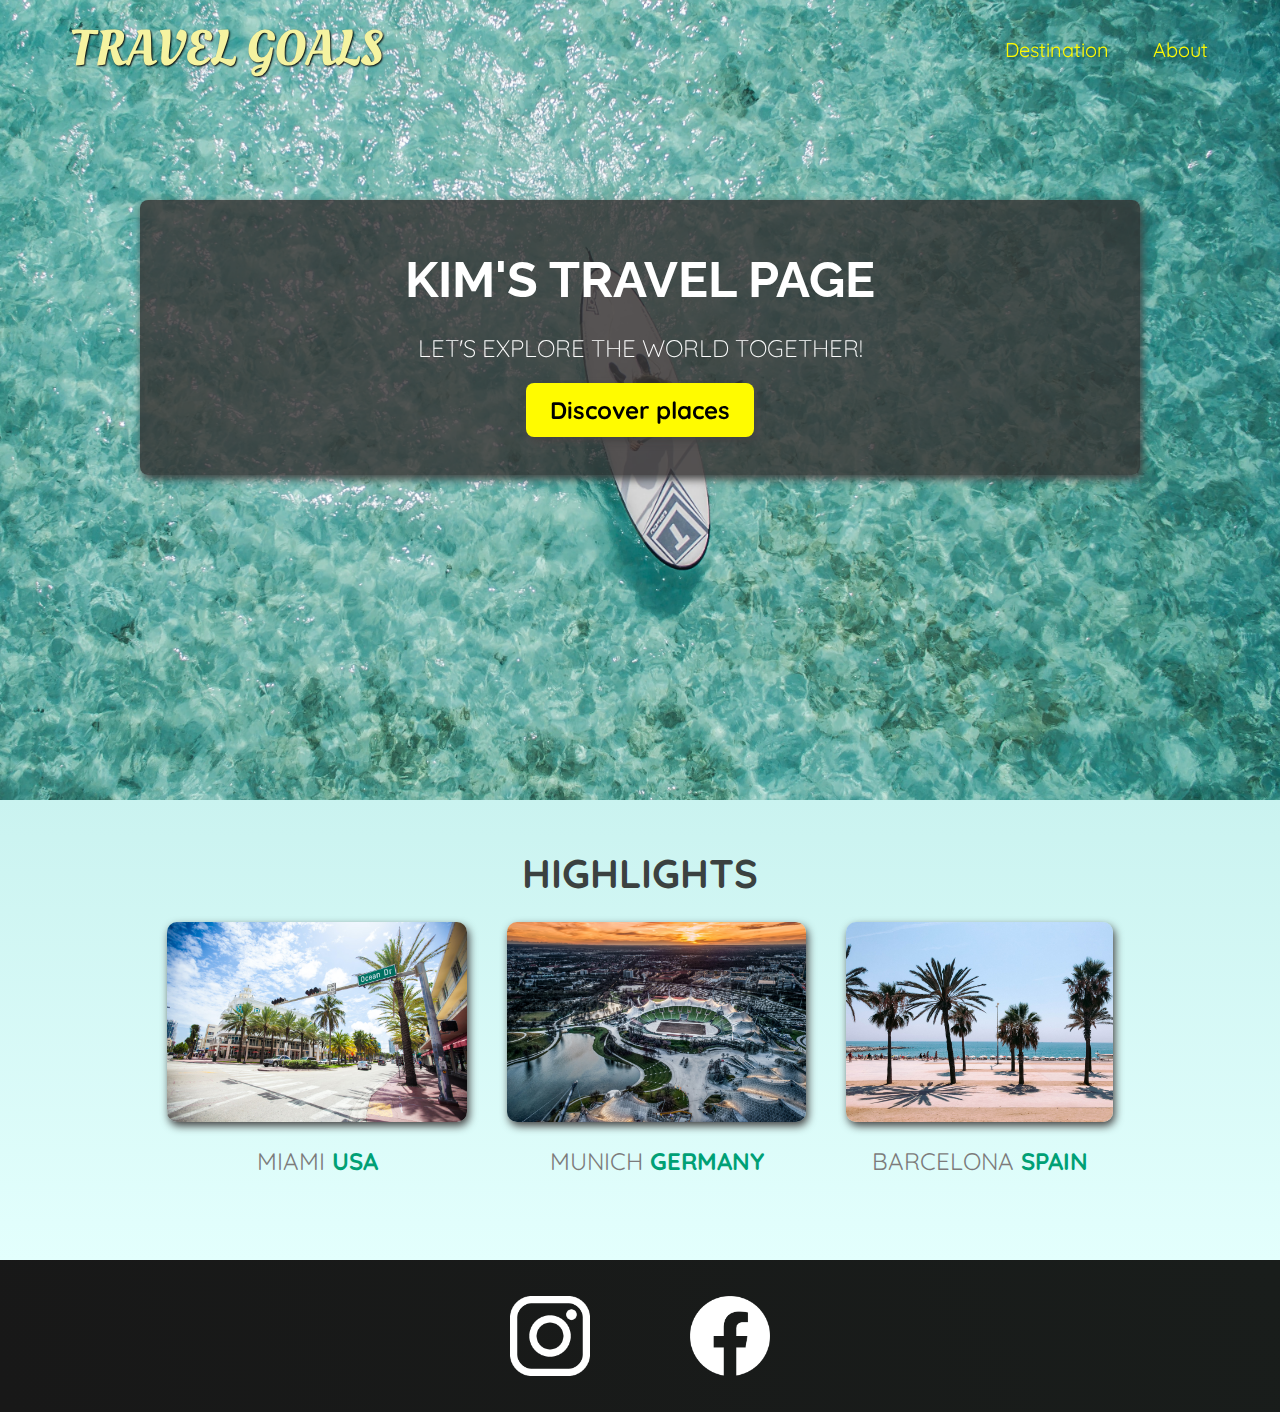
<file: index.html>
<!DOCTYPE html>
<html lang="en">
  <head>
    <meta charset="UTF-8" />
    <title>Travel Goals</title>
    <link rel="stylesheet" href="shared.css" />
    <link rel="stylesheet" href="styles.css" />
    <link
      href="https://fonts.googleapis.com/css2?family=Raleway:wght@700&family=Oleo+Script:wght@700&family=Quicksand:wght@300;500;700&display=swap"
      rel="stylesheet"
    />
  </head>
  <body>
    <header>
      <div id="page-logo">
        <a href="/index.html">Travel Goals</a>
      </div>

      <nav>
        <ul>
          <li><a href="/places.html">Destination</a></li>
          <li><a href="">About</a></li>
        </ul>
      </nav>
    </header>
    <main>
      <section id="hero">
        <div id="hero-content">
          <h1>Kim's Travel Page</h1>
          <p>Let's explore the world together!</p>
          <a href="/places.html">Discover places</a>
        </div>
      </section>
      <section id="highlights">
        <h2>highlights</h2>
        <ul id="destinations">
          <li class="destination">
            <img
              src="images/places/miami.jpg"
              alt="Miami streets on sunny day"
            />
            <p>Miami <strong>USA</strong></p>
          </li>
          <li class="destination">
            <img
              src="/images/places/munich.jpg"
              alt="Munich stadium in winter"
            />
            <p>Munich <strong>Germany</strong></p>
          </li>
          <li class="destination">
            <img src="/images/places/barcelona.jpg" alt="Palm beach in Barcelona">
            <p>Barcelona <strong>Spain</strong></p>
        </li>
          </li>
        </ul>
      </section>
    </main>
    <footer>
<ul>
  <li>
    <a href="https://www.instagram.com">
      <img src="/images/icons/insta.png" alt="instagram logo"></a>
    </li>

  <li>
    <a href="https://www.facebook.com">
      <img src="/images/icons/facebook.png" alt="facebook logo">
    </a>
  </li>
</ul>

    </footer>
  </body>
</html>
</file>
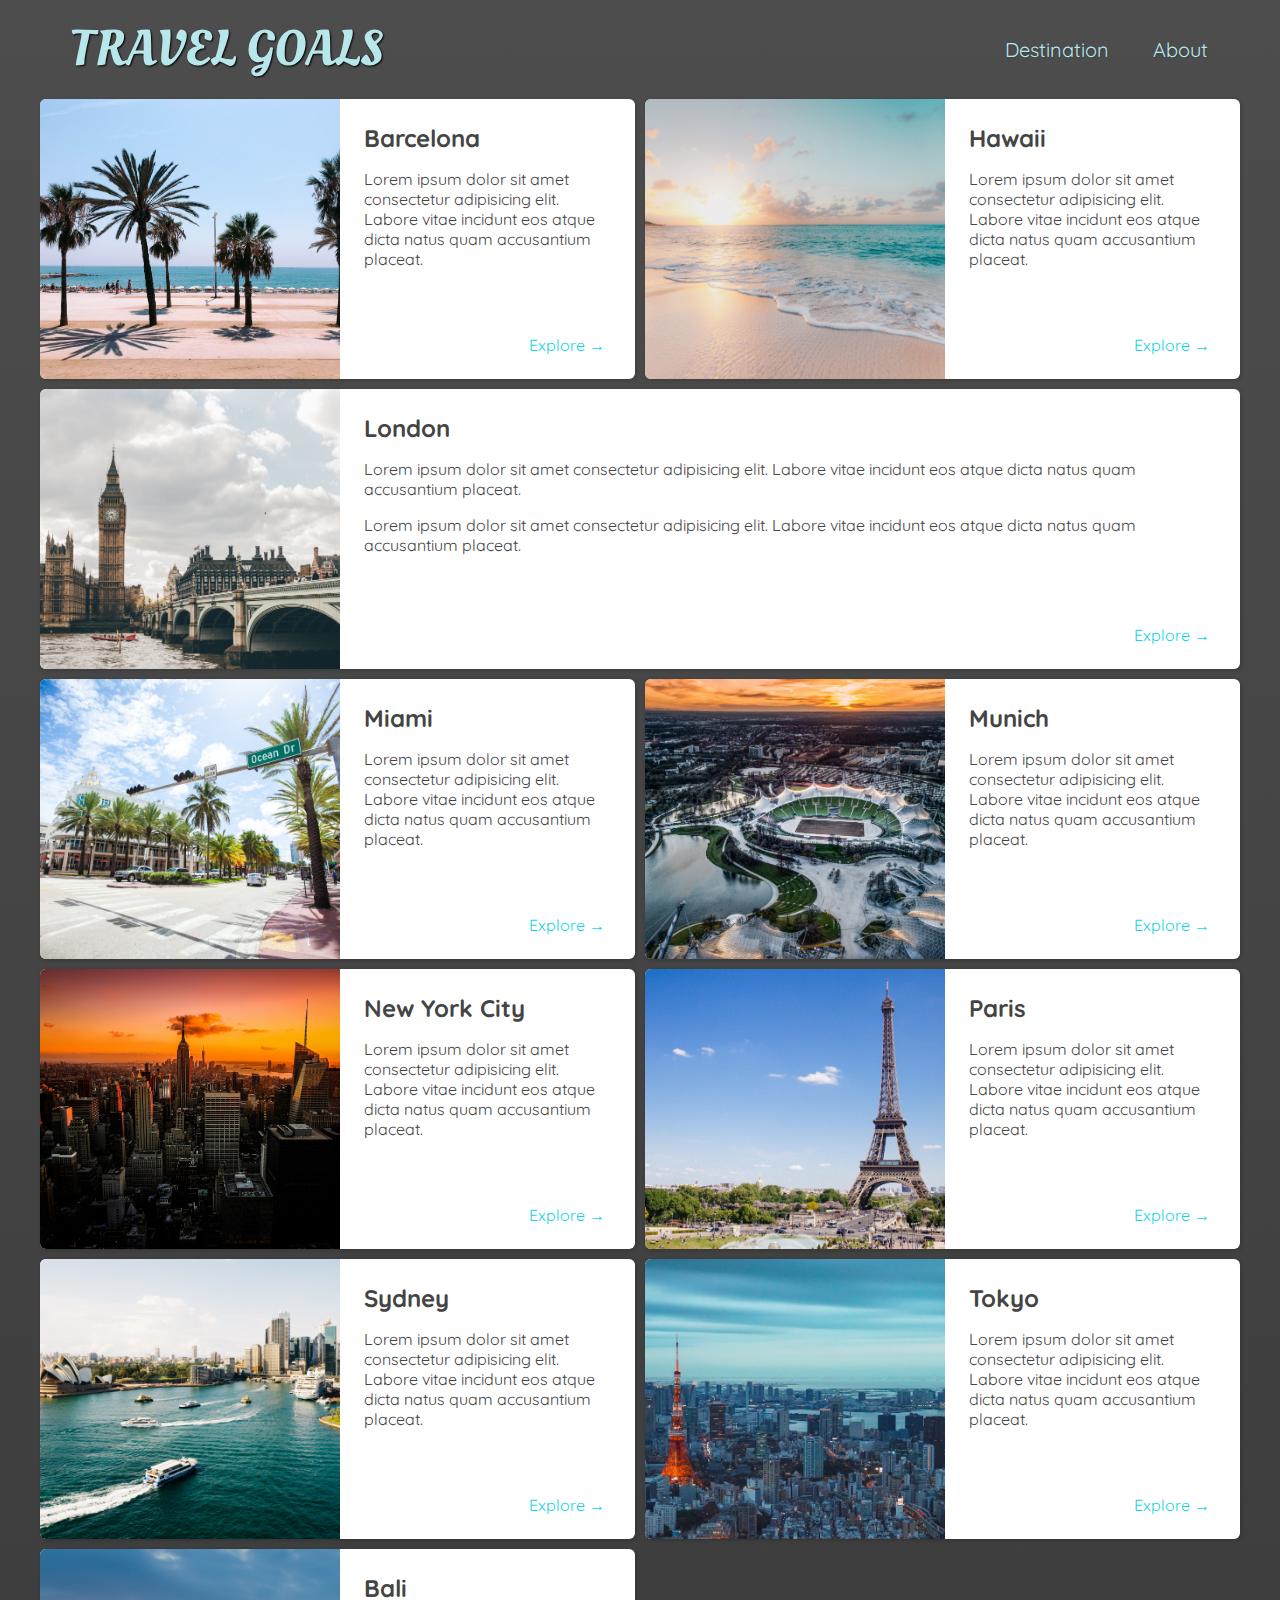
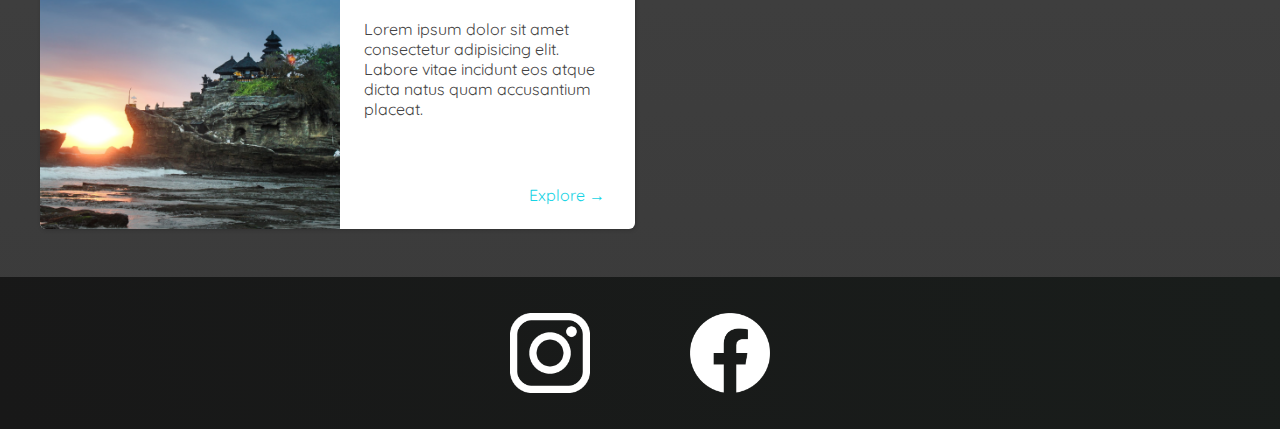
<file: places.html>
<!DOCTYPE html>
<html lang="en">
  <head>
    <meta charset="UTF-8" />
    <title>Travel Goals</title>
    <link rel="stylesheet" href="shared.css" />
    <link rel="stylesheet" href="places.css" />
    <link
      href="https://fonts.googleapis.com/css2?family=Raleway:wght@700&family=Oleo+Script:wght@700&family=Quicksand:wght@300;500;700&display=swap"
      rel="stylesheet"
    />
  </head>
</html>
<body>
  <header>
    <div id="page-logo">
      <a href="/index.html">Travel Goals</a>
    </div>

    <nav>
      <ul>
        <li><a href="/places.html">Destination</a></li>
        <li><a href="">About</a></li>
      </ul>
    </nav>
  </header>
</body>
<main>
  <ul>
    <li>
      <img src="images/places/barcelona.jpg" alt="City of Barcelona" />
      <div class="item-content">
        <div>
          <h2>Barcelona</h2>
          <p>
            Lorem ipsum dolor sit amet consectetur adipisicing elit. Labore
            vitae incidunt eos atque dicta natus quam accusantium placeat.
          </p>
        </div>
        <div class="actions">
          <a href="https://en.wikipedia.org/wiki/Barcelona">Explore &#x2192</a>
        </div>
      </div>
    </li>
    <li>
      <img src="images/places/hawaii.jpg" alt="Hawaii beach" />
      <div class="item-content">
        <div>
          <h2>Hawaii</h2>
          <p>
            Lorem ipsum dolor sit amet consectetur adipisicing elit. Labore
            vitae incidunt eos atque dicta natus quam accusantium placeat.
          </p>
        </div>
        <div class="actions">
          <a href="hhttps://en.wikipedia.org/wiki/Hawaii">Explore &#x2192</a>
        </div>
      </div>
    </li>
    <li>
      <img src="images/places/london.jpg" alt="London city" />
      <div class="item-content">
        <div>
          <h2>London</h2>
          <p>
            Lorem ipsum dolor sit amet consectetur adipisicing elit. Labore
            vitae incidunt eos atque dicta natus quam accusantium placeat.
          </p>
          <p>
            Lorem ipsum dolor sit amet consectetur adipisicing elit. Labore
            vitae incidunt eos atque dicta natus quam accusantium placeat.
          </p>
        </div>
        <div class="actions">
          <a href="https://en.wikipedia.org/wiki/London">Explore &#x2192</a>
        </div>
      </div>
    </li>
    <li>
      <img src="images/places/miami.jpg" alt="Miami streets" />
      <div class="item-content">
        <div>
          <h2>Miami</h2>
          <p>
            Lorem ipsum dolor sit amet consectetur adipisicing elit. Labore
            vitae incidunt eos atque dicta natus quam accusantium placeat.
          </p>
        </div>
        <div class="actions">
          <a href="https://en.wikipedia.org/wiki/Miami">Explore &#x2192</a>
        </div>
      </div>
    </li>
    <li>
      <img src="images/places/munich.jpg" alt="Munich football stadium" />
      <div class="item-content">
        <div>
          <h2>Munich</h2>
          <p>
            Lorem ipsum dolor sit amet consectetur adipisicing elit. Labore
            vitae incidunt eos atque dicta natus quam accusantium placeat.
          </p>
        </div>
        <div class="actions">
          <a href="https://en.wikipedia.org/wiki/Munich">Explore &#x2192</a>
        </div>
      </div>
    </li>
    <li>
      <img src="images/places/new-york-city.jpg" alt="New York City skyline" />
      <div class="item-content">
        <div>
          <h2>New York City</h2>
          <p>
            Lorem ipsum dolor sit amet consectetur adipisicing elit. Labore
            vitae incidunt eos atque dicta natus quam accusantium placeat.
          </p>
        </div>
        <div class="actions">
          <a href="https://en.wikipedia.org/wiki/New_York_City"
            >Explore &#x2192</a
          >
        </div>
      </div>
    </li>
    <li>
      <img src="images/places/paris.jpg" alt="Paris city" />
      <div class="item-content">
        <div>
          <h2>Paris</h2>
          <p>
            Lorem ipsum dolor sit amet consectetur adipisicing elit. Labore
            vitae incidunt eos atque dicta natus quam accusantium placeat.
          </p>
        </div>
        <div class="actions">
          <a href="https://en.wikipedia.org/wiki/Paris">Explore &#x2192</a>
        </div>
      </div>
    </li>
    <li>
      <img src="images/places/sydney.jpg" alt="Sydney beach" />
      <div class="item-content">
        <div>
          <h2>Sydney</h2>
          <p>
            Lorem ipsum dolor sit amet consectetur adipisicing elit. Labore
            vitae incidunt eos atque dicta natus quam accusantium placeat.
          </p>
        </div>
        <div class="actions">
          <a href="https://en.wikipedia.org/wiki/Sydney">Explore &#x2192</a>
        </div>
      </div>
    </li>
    <li>
      <img src="images/places/tokyo.jpg" alt="Tokyo skyline" />
      <div class="item-content">
        <div>
          <h2>Tokyo</h2>
          <p>
            Lorem ipsum dolor sit amet consectetur adipisicing elit. Labore
            vitae incidunt eos atque dicta natus quam accusantium placeat.
          </p>
        </div>
        <div class="actions">
          <a href="https://en.wikipedia.org/wiki/Tokyo">Explore &#x2192</a>
        </div>
      </div>
    </li>
    <li>
      <img src="images/places/bali.jpg" alt="Bali beach" />
      <div class="item-content">
        <div>
          <h2>Bali</h2>
          <p>
            Lorem ipsum dolor sit amet consectetur adipisicing elit. Labore
            vitae incidunt eos atque dicta natus quam accusantium placeat.
          </p>
        </div>
        <div class="actions">
          <a href="https://en.wikipedia.org/wiki/Bali">Explore &#x2192</a>
        </div>
      </div>
    </li>
  </ul>
</main>

<footer>
    <ul>
      <li>
        <a href="https://www.instagram.com">
          <img src="/images/icons/insta.png" alt="instagram logo"></a>
        </li>
    
      <li>
        <a href="https://www.facebook.com">
          <img src="/images/icons/facebook.png" alt="facebook logo">
        </a>
      </li>
    </ul>
    
        </footer>
      </body>
    </html>
</file>
<file: shared.css>
body {
  font-family: "Quicksand", sans-serif;
  margin: 0;
}

#page-logo a {
  padding: 10px;
  font-family: "Oleo Script", sans-serif;
  color: rgb(245, 243, 160);
  font-size: 50px;
  text-decoration: none;
  text-transform: uppercase;
  text-shadow: 1px 1px 2px rgb(0, 0, 0);
}

ul {
  list-style: none;
  margin: 0;
  padding: 0;
}

header {
  display: flex;
  justify-content: space-between;
  align-items: center;
  padding: 15px 60px;
  position: fixed;
  width: 100%;
  box-sizing: border-box;
}

header ul {
  display: flex;
}

header li {
  margin-left: 20px;
}

header a {
  color: rgb(255, 251, 0);
  text-decoration: none;
  font-size: 20px;
  padding: 12px;
  text-shadow: 1px 1px 2px rgba(0, 0, 0, 0.2);
  border-radius: 6px;
}
header a:hover {
  color: rgb(77, 77, 77);
  background-color: rgb(255, 251, 0);
}


footer{
  background: linear-gradient(70deg,rgb(24,24,24),rgb(25,29,27));
  padding: 36px;
}
footer ul{
  display: flex;
  justify-content: center;
  /* padding: 40px */
}

footer li{
  width: 80px;
  height: 80px;
  margin: 0 50px;
}
footer img {
  width: 100%;
  height: 100%;
}
</file>
<file: styles.css>
#hero {
  height: 800px;

  background-image: url("/images/places/ocean.jpg");
  background-position: center;
  background-size: cover;
}
#hero-content {
  width: 900px;
  background-color: rgba(51, 47, 47, 0.8);
  box-shadow: 2px 4px 8px rgb(68, 67, 67);
  border-radius: 8px;
  text-align: center;
  padding: 50px;
  margin: 0 auto;
  position: relative;
  top: 200px;
}
#hero-content h1 {
  color: white;
  text-transform: uppercase;
  font-size: 50px;
  font-family: "Raleway", sans-serif;
  margin: 0;
}
#hero-content p {
  color: white;
  text-transform: uppercase;
  font-size: 24px;
  font-weight: 300;
  margin-bottom: 32px;
}
#hero-content a {
  text-decoration: none;
  background-color: rgb(255, 251, 0);
  padding: 12px 24px;
  color: black;
  font-size: 24px;
  font-weight: bold;
  border-radius: 8px;
  box-shadow: 2px 4px 8px rgb(68, 67, 67);
}
#hero-content a:hover {
  background-color: rgb(255, 238, 0);
}


#highlights {
  padding: 24px;
  background: linear-gradient(0deg,rgb(227,255,253),rgb(202,243,240));
}

#highlights h2 {
  text-transform: uppercase;
  text-align: center;
  font-size: 40px;
  color: rgb(59, 65, 64);
  margin: 24px 0;
}
#destinations {
  display: flex;
  width: 90%;
  margin: auto;
  margin-bottom: 40px;
  justify-content: center;
}

.destination {
  margin: 0 20px;
  text-transform: uppercase;
}
.destination p {
  text-align: center;
  font-size: 24px;
  color: rgb(124, 123, 123);
  margin: 20px 0;
}
.destination strong {
  color: rgb(0, 160, 117);
}

.destination img {
  height: 200px;
  width: 100%;
  box-shadow: 2px 4px 8px rgb(68, 67, 67);
  border-radius: 10px;
  object-fit: cover;
}
</file>
<file: places.css>
body {
   background: linear-gradient(rgb(77, 77, 77), rgb(58, 58, 58));
   color: rgb(68, 68, 68);
}


#page-logo a{
  color: rgb(183, 230, 235);
}


header {
  position: static;
}

header a{
  color: rgb(183, 230, 235);
}

header nav a:hover{
  background-color: rgb(183, 230, 235);
  color: rgb(59, 59, 59);
}

main ul {
  width: 1200px;
  margin: 0 auto 48px auto;
  display: grid;
  grid-template-columns: 1fr 1fr;  
  gap:10px 10px;
}

main li {
  display: flex;
  background-color: white;
  box-shadow: 1px 1px 4px rgba(0, 0, 0, 0.2);
  border-radius: 6px;
  overflow: hidden;
  
  
 
  
}
li:nth-of-type(3){
  grid-column: 1/3;
}



main li img {
  width: 300px;
  height: 280px;
  object-fit: cover;
}
.item-content {
  padding: 24px;
  display: flex;
  flex-direction: column;
  justify-content: space-between;

}

.item-content h2{
  margin:0;
}
.actions  {

 text-align: right;

 
}
.actions a{
    text-decoration: none;
    padding: 6px;
    color: rgb(22, 211, 228);
    border-radius: 5px;
}
.actions a:hover{
    background-color: rgb(235, 253, 255);
}
</file>
